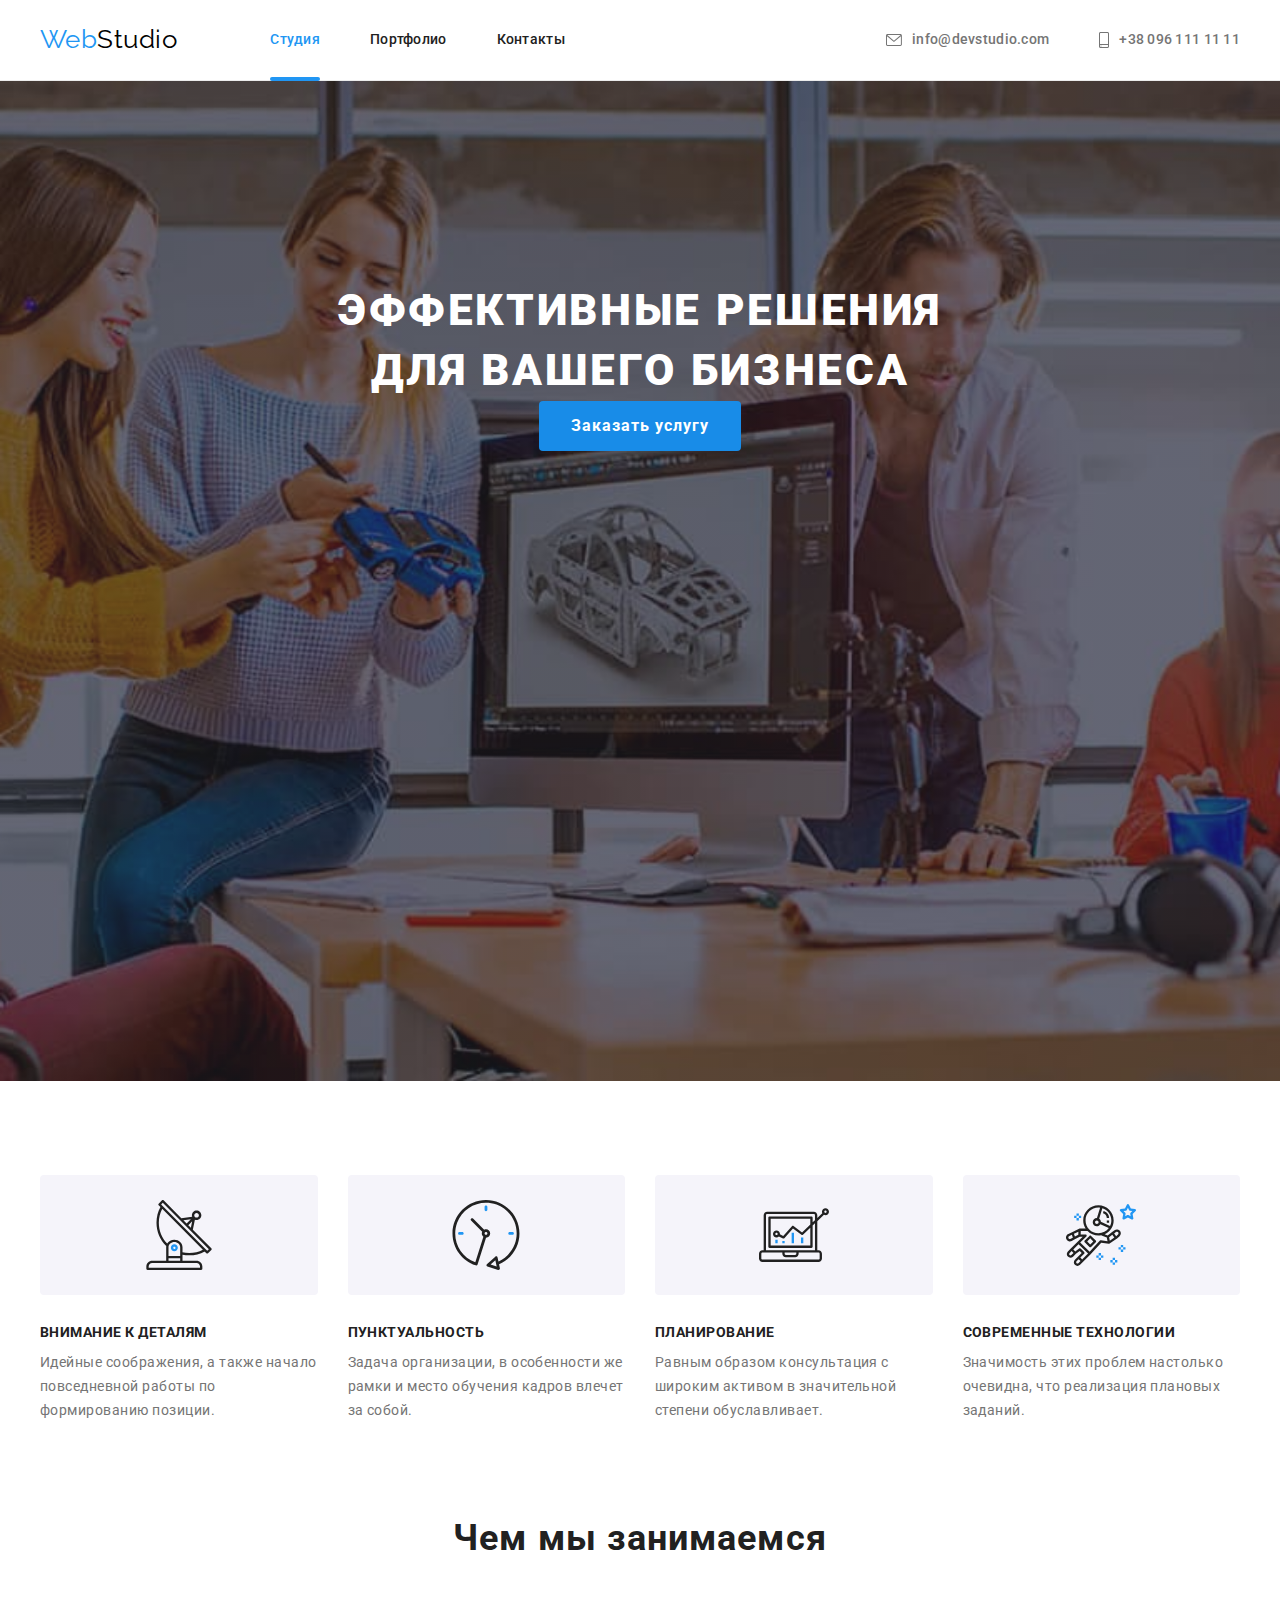
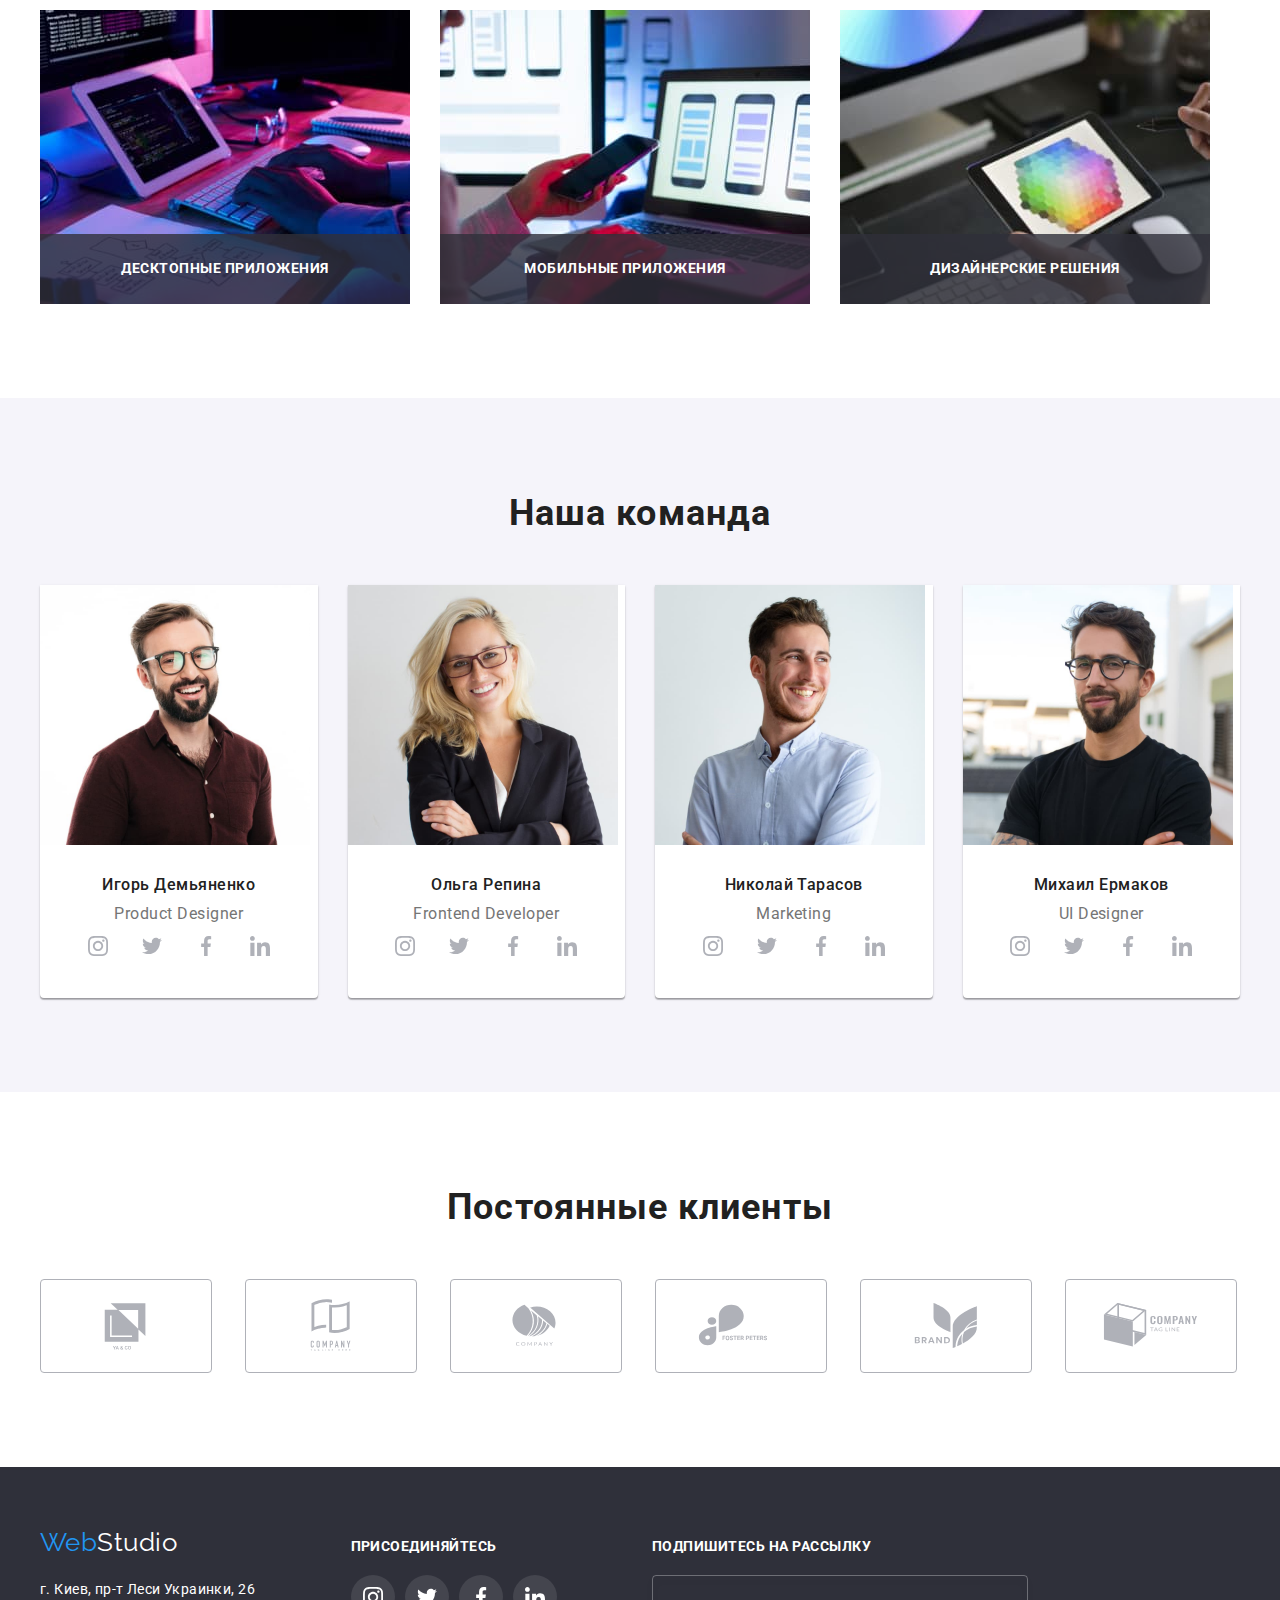
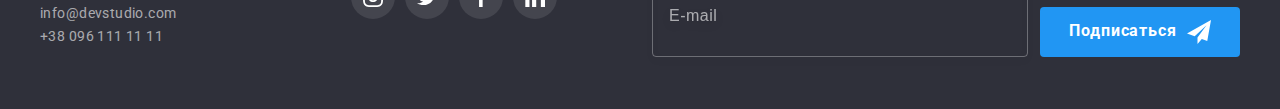
<file: index.html>
<!DOCTYPE html>
  <html lang="ru">
  <head>
    <meta charset="UTF-8">
    <meta http-equiv="X-UA-Compatible" content="IE=edge">
    <meta name="viewport" content="width=device-width, initial-scale=1.0">
    <title>Студия</title>
    <link rel="preconnect" href="https://fonts.googleapis.com">
    <link rel="preconnect" href="https://fonts.gstatic.com" crossorigin>
    <link href="https://fonts.googleapis.com/css2?family=Raleway:wght@700&family=Roboto:wght@400;500;700;900&display=swap"
      rel="stylesheet">
    <link rel="stylesheet" href="https://cdnjs.cloudflare.com/ajax/libs/modern-normalize/1.1.0/modern-normalize.min.css"
      integrity="sha512-wpPYUAdjBVSE4KJnH1VR1HeZfpl1ub8YT/NKx4PuQ5NmX2tKuGu6U/JRp5y+Y8XG2tV+wKQpNHVUX03MfMFn9Q=="
      crossorigin="anonymous" referrerpolicy="no-referrer">
    <link rel="stylesheet" href="./css/main.min.css">
  </head>
  <body>
    <!-- Шапка сайта -->
    <header class="page-header">
      <div class="container header-container">
        <!-- Главная навигация -->
        <nav class="site-nav">
            <a class="logo" href="index.html" lang="en">Web<span class="logo--black">Studio</span></a>
          <ul class="main-nav">
            <li class="main-nav__item"><a href="index.html" class="main-nav__link main-nav__link--current">Студия</a></li>
            <li class="main-nav__item"><a href="portfolio.html" class="main-nav__link">Портфолио</a></li>
            <li class="main-nav__item"><a href="" class="main-nav__link">Контакты</a></li>
          </ul>
        </nav>
        <!-- Контакты -->
        <ul class="contacts-nav">
          <li class="contacts-nav__item">
            <a class="contacts-nav__link" href="mailto:info@devstudio.com">
              <svg class="contacts-nav__icon" width="16" height="12">
                <use href="./images/sprite.svg#envelope"></use>
              </svg>
              info@devstudio.com
            </a>
          </li>
          <li class="contacts-nav__item">
            <a class="contacts-nav__link" href="tel:+380961111111">
              <svg class="contacts-nav__icon" width="10" height="16">
                <use href="./images/sprite.svg#smartphone"></use>
              </svg>
              +38 096 111 11 11
            </a>
          </li>
        </ul>
      </div>
    </header>
    <!-- Уникальный контент страницы -->
    <main>
      <!-- Блок герой -->
      <section class="hero">
        <h1 class="hero-title">Эффективные решения для вашего бизнеса</h1>
        <button class="btn btn--hero" type="button" data-modal-open>Заказать услугу</button>
      </section>
      <!-- Наши преимущества -->
      <section class="section">
        <div class="container">
          <!-- Скрыть этот заголовок с помощью css -->
          <h2 class="section__title visually-hidden">Наши преимущества</h2>
          <ul class="feature-list">
            <li class="feature-list__item">
              <div class="feature-list__icon-background">
                <svg class="feature-list__icon">
                  <use href="./images/sprite.svg#antenna"></use>
                </svg>
              </div>
              <h3 class="feature-list__title">Внимание к деталям</h3>
              <p class="feature-list__text">Идейные соображения, а также начало повседневной работы по формированию позиции.</p>
            </li>
            <li class="feature-list__item">
              <div class="feature-list__icon-background">
                <svg class="feature-list__icon">
                  <use href="./images/sprite.svg#clock"></use>
                </svg>
              </div>
              <h3 class="feature-list__title">Пунктуальность</h3>
              <p class="feature-list__text">Задача организации, в особенности же рамки и место обучения кадров влечет за собой.</p>
            </li>
            <li class="feature-list__item">
              <div class="feature-list__icon-background">
                <svg class="feature-list__icon">
                  <use href="./images/sprite.svg#diagram"></use>
                </svg>
              </div>
              <h3 class="feature-list__title">Планирование</h3>
              <p class="feature-list__text">Равным образом консультация с широким активом в значительной степени обуславливает.</p>
            </li>
            <li class="feature-list__item">
              <div class="feature-list__icon-background">
                <svg class="feature-list__icon">
                  <use href="./images/sprite.svg#astronaut"></use>
                </svg>
              </div>
              <h3 class="feature-list__title">Современные технологии</h3>
              <p class="feature-list__text">Значимость этих проблем настолько очевидна, что реализация плановых заданий.</p>
            </li>
          </ul>
        </div>
          </section>
          <!-- Чем мы занимаемся -->
          <section class="section section--no-padding-top">
            <div class="container">
              <h2 class="section__title">Чем мы занимаемся</h2>
              <ul class="service-list">
                <li class="service-list__item">
                  <img src="./images/website.jpg" alt="Десктопные приложения" width="370" />
                  <h3 class="service-list__title">Десктопные приложения</h3>
                </li>
                <li class="service-list__item">
                  <img src="./images/mobile.jpg" alt="Мобильные приложения" width="370" />
                  <h3 class="service-list__title">Мобильные приложения</h3>
                </li>
                <li class="service-list__item">
                  <img src="./images/design.jpg" alt="Дизайнерские решения" width="370" />
                  <h3 class="service-list__title">Дизайнерские решения</h3>
                </li>
              </ul>
            </div>
          </section>
          <!-- Наша команда -->
          <section class="section team">
            <div class="container">
              <h2 class="section__title">Наша команда</h2>
              <ul class="team-list">
                <li class="team-list__item">
                  <img class="team-list__photo" src="./images/product-designer.jpg" alt="Product Designer" width="270">
                  <div class="team-list__wrap">
                    <h3 class="team__member">Игорь Демьяненко</h3>
                    <p class="team__position" lang="en">Product Designer</p>
                    <ul class="social-list">
                      <li class="social-list__item">
                        <a class="social-list__link" href="">
                          <svg class="social-list__icon">
                            <use href="./images/sprite.svg#instagram"></use>
                          </svg>
                        </a>
                      </li>
                      <li class="social-list__item">
                        <a class="social-list__link" href="">
                          <svg class="social-list__icon">
                            <use href="./images/sprite.svg#twitter"></use>
                          </svg>
                        </a>
                      </li>
                      <li class="social-list__item">
                        <a class="social-list__link" href="">
                          <svg class="social-list__icon">
                            <use href="./images/sprite.svg#facebook"></use>
                          </svg>
                        </a>
                      </li>
                      <li class="social-list__item">
                        <a class="social-list__link" href="">
                          <svg class="social-list__icon">
                            <use href="./images/sprite.svg#linkedin"></use>
                          </svg>
                        </a>
                      </li>
                    </ul>
                  </div>
                </li>
                <li class="team-list__item">
                  <img class="team-list__photo" src="./images/frontent-developer.jpg" alt="Frontend Developer" width="270">
                  <div class="team-list__wrap">
                    <h3 class="team__member">Ольга Репина</h3>
                    <p class="team__position" lang="en">Frontend Developer</p>
                    <ul class="social-list">
                      <li class="social-list__item">
                        <a class="social-list__link" href="">
                          <svg class="social-list__icon">
                            <use href="./images/sprite.svg#instagram"></use>
                          </svg>
                        </a>
                      </li>
                      <li class="social-list__item">
                        <a class="social-list__link" href="">
                          <svg class="social-list__icon">
                            <use href="./images/sprite.svg#twitter"></use>
                          </svg>
                        </a>
                      </li>
                      <li class="social-list__item">
                        <a class="social-list__link" href="">
                          <svg class="social-list__icon">
                            <use href="./images/sprite.svg#facebook"></use>
                          </svg>
                        </a>
                      </li>
                      <li class="social-list__item">
                        <a class="social-list__link" href="">
                          <svg class="social-list__icon">
                            <use href="./images/sprite.svg#linkedin"></use>
                          </svg>
                        </a>
                      </li>
                    </ul>
                  </div>
                </li>
                <li class="team-list__item">
                  <img class="team-list__photo" src="./images/marketing.jpg" alt="Marketing" width="270">
                  <div class="team-list__wrap">
                    <h3 class="team__member">Николай Тарасов</h3>
                    <p class="team__position" lang="en">Marketing</p>
                    <ul class="social-list">
                      <li class="social-list__item">
                        <a class="social-list__link" href="">
                          <svg class="social-list__icon">
                            <use href="./images/sprite.svg#instagram"></use>
                          </svg>
                        </a>
                      </li>
                      <li class="social-list__item">
                        <a class="social-list__link" href="">
                          <svg class="social-list__icon">
                            <use href="./images/sprite.svg#twitter"></use>
                          </svg>
                        </a>
                      </li>
                      <li class="social-list__item">
                        <a class="social-list__link" href="">
                          <svg class="social-list__icon">
                            <use href="./images/sprite.svg#facebook"></use>
                          </svg>
                        </a>
                      </li>
                      <li class="social-list__item">
                        <a class="social-list__link" href="">
                          <svg class="social-list__icon">
                            <use href="./images/sprite.svg#linkedin"></use>
                          </svg>
                        </a>
                      </li>
                    </ul>
                  </div>
                </li>
                <li class="team-list__item">
                  <img class="team-list__photo" src="./images/ui-designer.jpg" alt="UI Designer" width="270">
                  <div class="team-list__wrap">
                    <h3 class="team__member">Михаил Ермаков</h3>
                    <p class="team__position" lang="en">UI Designer</p>
                    <ul class="social-list">
                      <li class="social-list__item">
                        <a class="social-list__link" href="">
                          <svg class="social-list__icon">
                            <use href="./images/sprite.svg#instagram"></use>
                          </svg>
                        </a>
                      </li>
                      <li class="social-list__item">
                        <a class="social-list__link" href="">
                          <svg class="social-list__icon">
                            <use href="./images/sprite.svg#twitter"></use>
                          </svg>
                        </a>
                      </li>
                      <li class="social-list__item">
                        <a class="social-list__link" href="">
                          <svg class="social-list__icon">
                            <use href="./images/sprite.svg#facebook"></use>
                          </svg>
                        </a>
                      </li>
                      <li class="social-list__item">
                        <a class="social-list__link" href="">
                          <svg class="social-list__icon">
                            <use href="./images/sprite.svg#linkedin"></use>
                          </svg>
                        </a>
                      </li>
                    </ul>
                  </div>
                </li>
              </ul>
            </div>
          </section>
          <!-- Постоянные клиенты -->
          <section class="section">
            <div class="container">
              <h2 class="section__title">Постоянные клиенты</h2>
              <ul class="clients-list">
                <li class="clients-list__item">
                  <a class="clients-list__link" href="">
                    <svg class="clients-list__icon">
                      <use href="./images/sprite.svg#logo"></use>
                    </svg>
                  </a>
                </li>
                <li class="clients-list__item">
                  <a class="clients-list__link" href="">
                    <svg class="clients-list__icon">
                      <use href="./images/sprite.svg#logo1"></use>
                    </svg>
                  </a>
                </li>
                <li class="clients-list__item">
                  <a class="clients-list__link" href="">
                    <svg class="clients-list__icon">
                      <use href="./images/sprite.svg#logo2"></use>
                    </svg>
                  </a>
                </li>
                <li class="clients-list__item">
                  <a class="clients-list__link" href="">
                    <svg class="clients-list__icon">
                      <use href="./images/sprite.svg#logo3"></use>
                    </svg>
                  </a>
                </li>
                <li class="clients-list__item">
                  <a class="clients-list__link" href="">
                    <svg class="clients-list__icon">
                      <use href="./images/sprite.svg#logo4"></use>
                    </svg>
                  </a>
                </li>
                <li class="clients-list__item">
                  <a class="clients-list__link" href="">
                    <svg class="clients-list__icon">
                      <use href="./images/sprite.svg#logo5"></use>
                    </svg>
                  </a>
                </li>
              </ul>
            </div>
          </section>
    </main>
    <!-- Футер -->
    <footer class="footer">
      <div class="container footer-container">
        <div class="footer-left">
          <a class="logo" href="index.html" lang="en">Web<span class="logo--white">Studio</span></a>
          <address>
            <ul class="contacts-footer">
              <li><a class="contacts-footer__link" 
                href="https://www.google.com.ua/maps/place/%D0%B1%D1%83%D0%BB.+%D0%9B%D0%B5%D1%81%D0%B8+%D0%A3%D0%BA%D1%80%D0%B0%D0%B8%D0%BD%D0%BA%D0%B8,+26,+%D0%9A%D0%B8%D0%B5%D0%B2,+02000/@50.4265841,30.5361971,17z/data=!3m1!4b1!4m5!3m4!1s0x40d4cf0e033ecbe9:0x57a4dffefec77da0!8m2!3d50.4265807!4d30.5383858?hl=ru"><span
                class="contacts-footer__address">г. Киев, пр-т Леси Украинки, 26</span></a>
              </li>
              <li><a class="contacts-footer__link" href="mailto:info@devstudio.com">info@devstudio.com</a>
              </li>
              <li><a class="contacts-footer__link" href="tel:+380961111111">+38 096 111 11 11</a>
              </li>
            </ul>
          </address>
        </div>
        <div class="footer-right">
          <p class="footer-right__title">присоединяйтесь</p>
          <ul class="social-list">
            <li class="social-list__item"><a class="social-list__link social-list__link--footer" href="">
              <svg class="social-list__icon social-list__icon--footer">
                <use href="./images/sprite.svg#instagram"></use>
              </svg>
            </a>
          </li>
            <li class="social-list__item"><a class="social-list__link social-list__link--footer" href="">
                <svg class="social-list__icon social-list__icon--footer">
                  <use href="./images/sprite.svg#twitter"></use>
                </svg>
              </a>
            </li>
            <li class="social-list__item"><a class="social-list__link social-list__link--footer" href="">
                <svg class="social-list__icon social-list__icon--footer">
                  <use href="./images/sprite.svg#facebook"></use>
                </svg>
              </a>
            </li>
            <li class="social-list__item"><a class="social-list__link social-list__link--footer" href="">
                <svg class="social-list__icon social-list__icon--footer">
                  <use href="./images/sprite.svg#linkedin"></use>
                </svg>
              </a>
            </li>
          </ul>
        </div>
        <form class="form-footer">
          <div class="form-field">
            <div>
              <label class="form-field__title" for="footer-mail">Подпишитесь на рассылку</label>
              <input class="form-field__input" type="email" name="mail" id="footer-mail" placeholder="E-mail">
            </div>
            <button class="btn btn--form" type="submit">Подписаться
              <svg class="btn__icon">
                <use href="./images/sprite.svg#icon-send"></use>
              </svg>
            </button>
          </div>
        </form>
      </div>
    </footer>
    <div class="backdrop backdrop--hidden" data-modal>
      <div class="modal">
        <button class="modal__btn" type="button" data-modal-close>
          <svg class="modal__icon">
            <use href="./images/sprite.svg#close-icon"></use>
          </svg>
        </button>
        <p class="modal__title">
          Оставьте свои данные, мы вам перезвоним
        </p>
        <form class="form-modal">
            <label class="form-modal__title" for="name">Имя</label>
              <span class="wrap-input">
                <input class="form-modal__input" type="text" name="name" id="name">
                  <svg class="form-modal__icon" >
                    <use href="./images/sprite.svg#person-black"></use>
                  </svg>
             </span>

            <label class="form-modal__title" for="tel">Телефон</label>
              <span class="wrap-input">
                <input class="form-modal__input" type="tel" name="tel" id="tel">
                  <svg class="form-modal__icon">
                   <use href="./images/sprite.svg#phone-black"></use>
                 </svg>
              </span>

            <label class="form-modal__title" for="modal-mail">Почта</label>
             <span class="wrap-input">
               <input class="form-modal__input" type="email" name="mail" id="modal-mail">
                 <svg class="form-modal__icon">
                    <use href="./images/sprite.svg#email-black"></use>
                 </svg>
             </span>

          <div>
            <label class="form-modal__title" for="comment">Комментарий</label>
            <textarea class="form-modal__input form-modal__input--comment" name="comment" id="comment" placeholder="Введите текст"></textarea>
          </div>

          <label class="checkbox">
            <input class="checkbox__input visually-hidden" type="checkbox" name="agreement" value="agreement">
              <svg class="checkbox__icon">
                <use href="./images/sprite.svg#border"></use>
              </svg>
              Соглашаюсь с рассылкой и принимаю
              <a class="checkbox__link" href="">Условия договора
              </a>
          </label>

          <button class="btn btn--form btn--form-center" type="submit">Отправить</button>
        </form>
      </div>
    </div>
    <script src="./js/modal.js"></script>
  </body>
  </html>
</file>
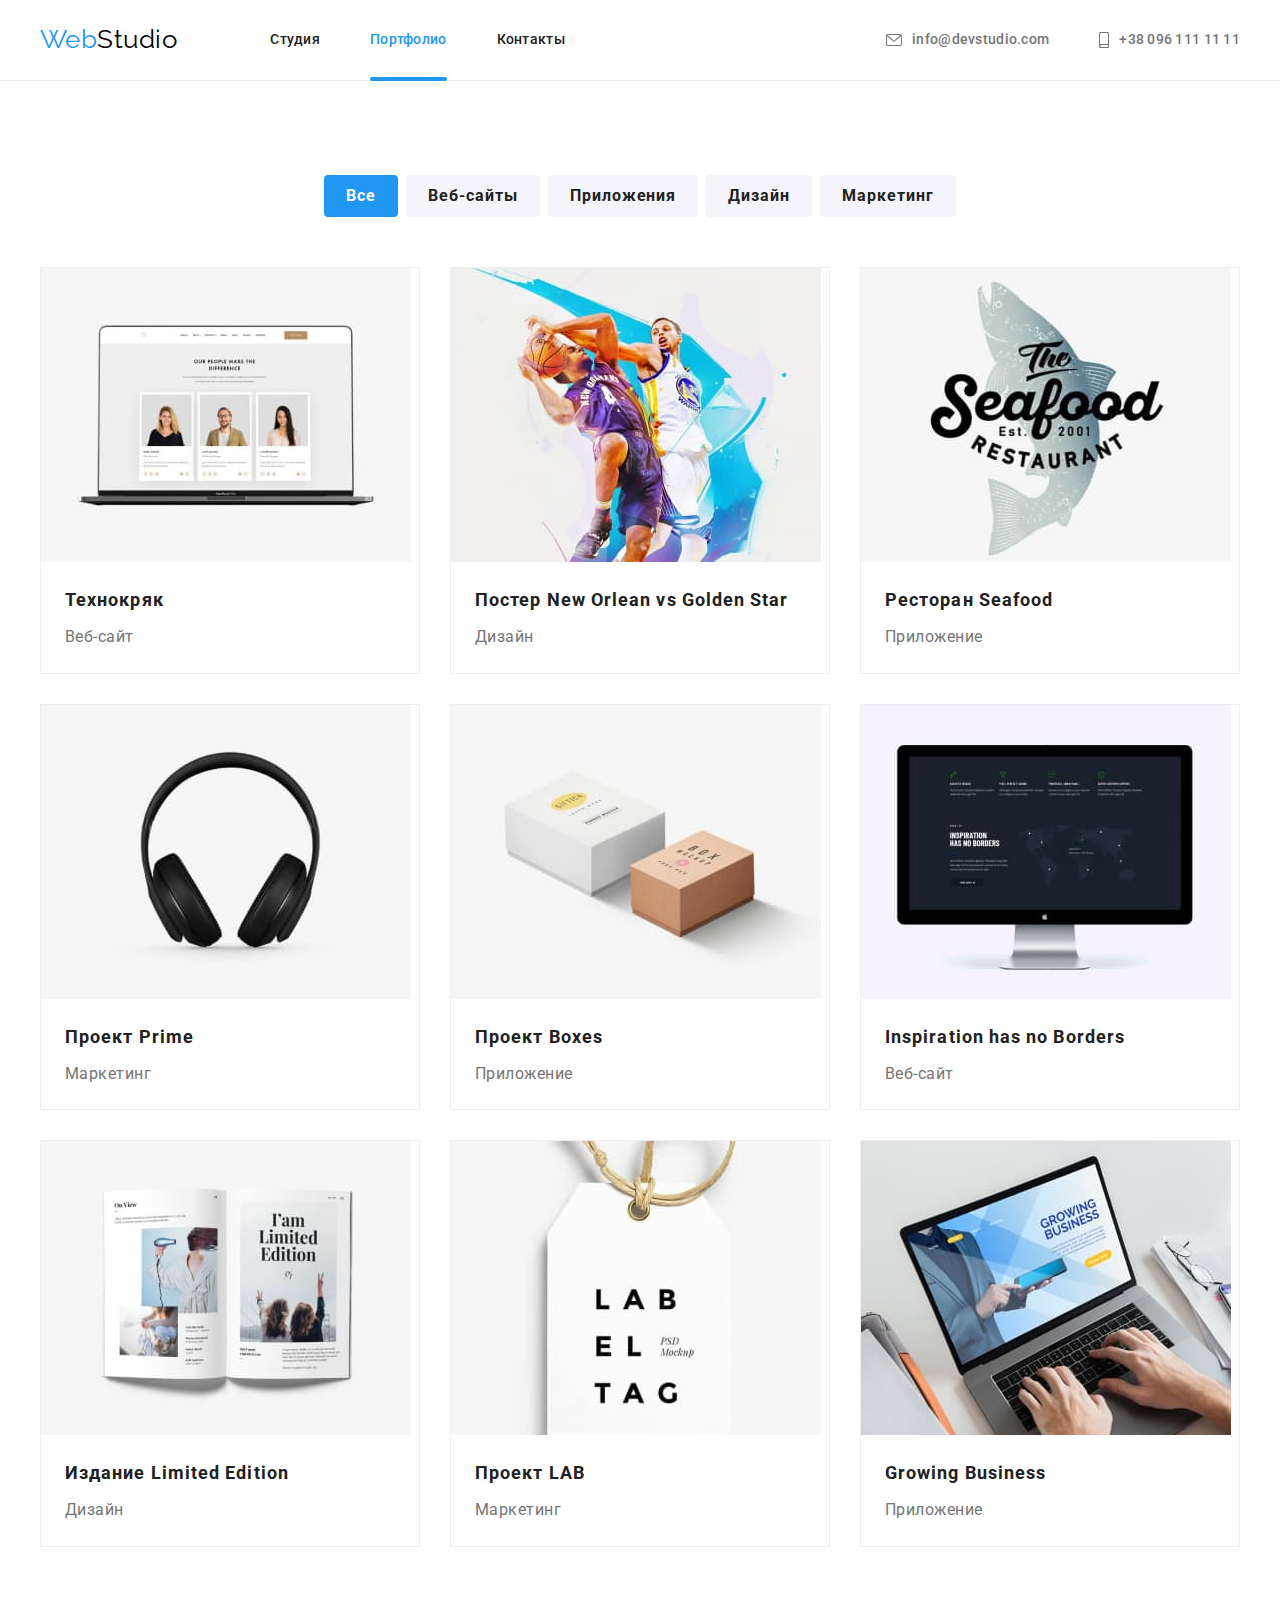
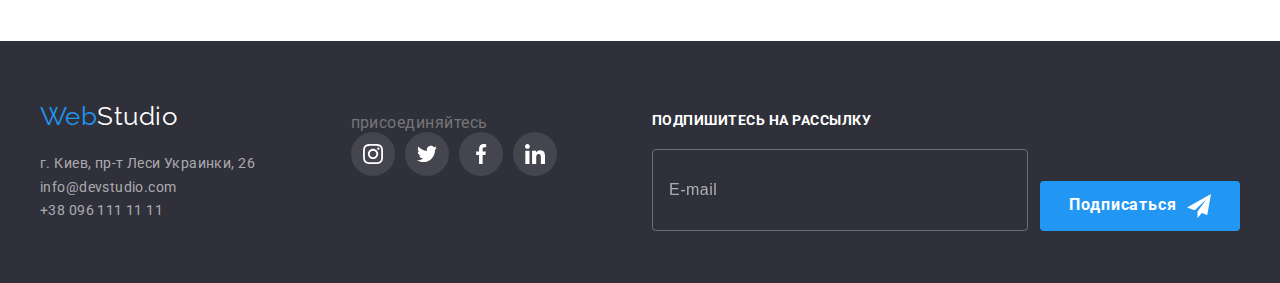
<file: portfolio.html>
<!DOCTYPE html>
<html lang="ru">
<head>
  <meta charset="UTF-8">
  <meta http-equiv="X-UA-Compatible" content="IE=edge">
  <meta name="viewport" content="width=device-width, initial-scale=1.0">
  <title>Портфолио</title>
  <link rel="preconnect" href="https://fonts.googleapis.com">
  <link rel="preconnect" href="https://fonts.gstatic.com" crossorigin>
  <link href="https://fonts.googleapis.com/css2?family=Raleway:wght@700&family=Roboto:wght@400;500;700;900&display=swap"
    rel="stylesheet">
  <link rel="stylesheet" href="https://cdnjs.cloudflare.com/ajax/libs/modern-normalize/1.1.0/modern-normalize.min.css"
    integrity="sha512-wpPYUAdjBVSE4KJnH1VR1HeZfpl1ub8YT/NKx4PuQ5NmX2tKuGu6U/JRp5y+Y8XG2tV+wKQpNHVUX03MfMFn9Q=="
    crossorigin="anonymous" referrerpolicy="no-referrer">
  <link rel="stylesheet" href="./css/main.min.css">
</head>
<body>
  <!-- Шапка сайта -->
    <header class="page-header">
      <div class="container header-container">
        <!-- Главная навигация -->
        <nav class="site-nav">
          <a class="logo" href="index.html" lang="en">Web<span class="logo--black">Studio</span></a>
          <ul class="main-nav">
            <li class="main-nav__item"><a href="index.html" class="main-nav__link">Студия</a></li>
            <li class="main-nav__item"><a href="portfolio.html" class="main-nav__link main-nav__link--current">Портфолио</a></li>
            <li class="main-nav__item"><a href="" class="main-nav__link">Контакты</a></li>
          </ul>
        </nav>
        <!-- Контакты -->
        <ul class="contacts-nav">
          <li class="contacts-nav__item">
            <a class="contacts-nav__link" href="mailto:info@devstudio.com">
              <svg class="contacts-nav__icon" width="16" height="12">
                <use href="./images/sprite.svg#envelope"></use>
              </svg>
              info@devstudio.com
            </a>
          </li>
          <li class="contacts-nav__item">
            <a class="contacts-nav__link" href="tel:+380961111111">
              <svg class="contacts-nav__icon" width="10" height="16">
                <use href="./images/sprite.svg#smartphone"></use>
              </svg>
              +38 096 111 11 11
            </a>
          </li>
        </ul>
      </div>
    </header>
  <!-- Уникальный контент страницы -->
  <main>
    <!-- Портфолио -->
    <section class="section">
      <div class="container">
        <!-- Скрыть этот заголовок с помощью css -->
        <h1 class="section__title visually-hidden">Портфолио</h1>
        <!-- Фильтр кнопки -->
        <div class="filter-list">
          <button class="btn btn--filter btn--current" type="button">Все</button>
          <button class="btn btn--filter" type="button">Веб-сайты</button>
          <button class="btn btn--filter" type="button">Приложения</button>
          <button class="btn btn--filter" type="button">Дизайн</button>
          <button class="btn btn--filter" type="button">Маркетинг</button>
        </div>
        <!-- Проекты -->
        <ul class="card-set">
          <li class="card-set__item">
            <article class="product">
              <a class="product__link" href="">
                <div class="thumb">
                  <p class="thumb__text">Технокряк это современная площадка распространения коронавируса. Компании используют эту
                    платформу для цифрового
                    шпионажа и атак на защищённые сервера конкурентов.
                  </p>
                  <img class="thumb__image" src="./images/img1.jpg" alt="Веб-сайт Технокряк" width="370" height="294">
                </div>
                <div class="product__meta">
                  <h2 class="product__name">Технокряк</h2>
                  <p class="product__filter">Веб-сайт</p>
                </div>
              </a>
            </article>
          </li>
          <li class="card-set__item">
            <article class="product">
              <a class="product__link" href="">
                <div class="thumb">
                  <p class="thumb__text">Технокряк это современная площадка распространения коронавируса. Компании используют эту платформу для цифрового
                  шпионажа и атак на защищённые сервера конкурентов.
                  </p>
                  <img class="thumb__image" src="./images/img2.jpg" alt="Дизайн постера" width="370" height="294">
                </div>
                <div class="product__meta">
              <h2 class="product__name">Постер <span lang="en">New Orlean vs Golden Star</span></h2>
              <p class="product__filter">Дизайн</p>
                </div>
              </a>
            </article>
          </li>
          <li class="card-set__item">
            <article class="product">
              <a class="product__link" href="">
                <div class="thumb">
                  <p class="thumb__text">Технокряк это современная площадка распространения коронавируса. Компании используют эту платформу для цифрового
                  шпионажа и атак на защищённые сервера конкурентов.
                  </p>
                  <img class="thumb__image" src="./images/img3.jpg" alt="Приложение для ресторана" width="370" height="294">
                </div>
                <div class="product__meta">
                  <h2 class="product__name">Ресторан <span lang="en">Seafood</span></h2>
                  <p class="product__filter">Приложение</p>
                </div>
              </a>
            </article>
          </li>
          <li class="card-set__item">
            <article class="product">
              <a class="product__link" href="">
                <div class="thumb">
                  <p class="thumb__text">Технокряк это современная площадка распространения коронавируса. Компании используют эту платформу для цифрового
                  шпионажа и атак на защищённые сервера конкурентов.
                  </p>
                  <img class="thumb__image" src="./images/img4.jpg" alt="Продвижение проекта" width="370" height="294">
                </div>
                <div class="product__meta">
                  <h2 class="product__name">Проект <span lang="en">Prime</span></h2>
                  <p class="product__filter">Маркетинг</p>
                </div>
              </a>
            </article>
          </li>
          <li class="card-set__item">
            <article class="product">
              <a class="product__link" href="">
                <div class="thumb">
                  <p class="thumb__text">Технокряк это современная площадка распространения коронавируса. Компании используют эту платформу для цифрового
                  шпионажа и атак на защищённые сервера конкурентов.
                  </p>
                  <img class="thumb__image" src="./images/img5.jpg" alt="Разработка приложения" width="370" height="294">
                </div>
                <div class="product__meta">
                  <h2 class="product__name">Проект <span lang="en">Boxes</span></h2>
                  <p class="product__filter">Приложение</p>
                </div>
              </a>
            </article>
          </li>
          <li class="card-set__item">
            <article class="product">
              <a class="product__link" href="">
                <div class="thumb">
                  <p class="thumb__text">Технокряк это современная площадка распространения коронавируса. Компании используют эту платформу для цифрового
                  шпионажа и атак на защищённые сервера конкурентов.
                  </p>
                  <img class="thumb__image" src="./images/img6.jpg" alt="Разработка веб-сайта" width="370" height="294">
                </div>
                <div class="product__meta">
                  <h2 class="product__name" lang="en">Inspiration has no Borders</h2>
                  <p class="product__filter">Веб-сайт</p>
                </div>
              </a>
            </article>
          </li>
          <li class="card-set__item">
            <article class="product">
              <a class="product__link" href="">
                <div class="thumb">
                  <p class="thumb__text">Технокряк это современная площадка распространения коронавируса. Компании используют эту платформу для цифрового
                  шпионажа и атак на защищённые сервера конкурентов.
                  </p>
                  <img class="thumb__image" src="./images/img7.jpg" alt="Дизайн журнала" width="370" height="294">
                </div>
                <div class="product__meta">
                  <h2 class="product__name">Издание <span lang="en">Limited Edition</span></h2>
                  <p class="product__filter">Дизайн</p>
                </div>
              </a>
            </article>
          </li>
          <li class="card-set__item">
            <article class="product">
              <a class="product__link" href="">
                <div class="thumb">
                  <p class="thumb__text">Технокряк это современная площадка распространения коронавируса. Компании используют эту платформу для цифрового
                  шпионажа и атак на защищённые сервера конкурентов.
                  </p>
                  <img class="thumb__image" src="./images/img8.jpg" alt="Продвижение проекта" width="370" height="294">
                </div>
                <div class="product__meta">
                  <h2 class="product__name">Проект <span lang="en">LAB</span></h2>
                  <p class="product__filter">Маркетинг</p>
                </div>
              </a>
            </article>
          </li>
          <li class="card-set__item">
            <article class="product">
              <a class="product__link" href="">
                <div class="thumb">
                  <p class="thumb__text">Технокряк это современная площадка распространения коронавируса. Компании используют эту платформу для цифрового
                  шпионажа и атак на защищённые сервера конкурентов.
                  </p>
                  <img class="thumb__image" src="./images/img9.jpg" alt="Разработка приложения" width="370" height="294">
                </div>
                <div class="product__meta">
                  <h2 class="product__name" lang="en">Growing Business</h2>
                  <p class="product__filter">Приложение</p>
                </div>
              </a>
            </article>
          </li>
        </ul>
      </div>
    </section>
  </main>
  <!-- Футер -->
  <footer class="footer">
    <div class="container footer-container">
      <div class="footer-left">
        <a class="logo" href="index.html" lang="en">Web<span class="logo--white">Studio</span></a>
        <address>
          <ul class="contacts-footer">
            <li><a class="contacts-footer__link"
                href="https://www.google.com.ua/maps/place/%D0%B1%D1%83%D0%BB.+%D0%9B%D0%B5%D1%81%D0%B8+%D0%A3%D0%BA%D1%80%D0%B0%D0%B8%D0%BD%D0%BA%D0%B8,+26,+%D0%9A%D0%B8%D0%B5%D0%B2,+02000/@50.4265841,30.5361971,17z/data=!3m1!4b1!4m5!3m4!1s0x40d4cf0e033ecbe9:0x57a4dffefec77da0!8m2!3d50.4265807!4d30.5383858?hl=ru"><span
                  class="address">г. Киев, пр-т Леси Украинки, 26</span></a>
            </li>
            <li><a class="contacts-footer__link" href="mailto:info@devstudio.com">info@devstudio.com</a>
            </li>
            <li><a class="contacts-footer__link" href="tel:+380961111111">+38 096 111 11 11</a>
            </li>
          </ul>
        </address>
      </div>
      <div class="footer-right">
        <p class="footer-right__footer-title">присоединяйтесь</p>
        <ul class="social-list">
          <li class="social-list__item"><a class="social-list__link social-list__link--footer" href="">
              <svg class="social-list__icon social-list__icon--footer">
                <use href="./images/sprite.svg#instagram"></use>
              </svg>
            </a>
          </li>
          <li class="social-list__item"><a class="social-list__link social-list__link--footer" href="">
              <svg class="social-list__icon social-list__icon--footer">
                <use href="./images/sprite.svg#twitter"></use>
              </svg>
            </a>
          </li>
          <li class="social-list__item"><a class="social-list__link social-list__link--footer" href="">
              <svg class="social-list__icon social-list__icon--footer">
                <use href="./images/sprite.svg#facebook"></use>
              </svg>
            </a>
          </li>
          <li class="social-list__item"><a class="social-list__link social-list__link--footer" href="">
              <svg class="social-list__icon social-list__icon--footer">
                <use href="./images/sprite.svg#linkedin"></use>
              </svg>
            </a>
          </li>
        </ul>
      </div>
      <form class="form-footer">
        <div class="form-field">
          <div>
            <label class="form-field__title" for="footer-mail">Подпишитесь на рассылку</label>
            <input class="form-field__input" type="email" name="mail" id="footer-mail" placeholder="E-mail">
          </div>
          <button class="btn btn--form" type="submit">Подписаться
            <svg class="btn__icon">
              <use href="./images/sprite.svg#icon-send"></use>
            </svg>
          </button>
        </div>
      </form>
    </div>
  </footer>
</body>
</html>
</file>
<file: css/main.min.css>
*{margin:0;padding:0}a{text-decoration:none}ul{list-style:none}button{display:inline-block;border:none}img{display:block;max-width:100%;height:auto}:root{--primary-text-color: #757575;--title-text-color: #212121;--accent-color: #2196f3;--card-set-gap: 30px;--card-shadow: 0px 1px 3px rgba(0, 0, 0, 0.12), 0px 1px 1px rgba(0, 0, 0, 0.14),
    0px 2px 1px rgba(0, 0, 0, 0.2);--card-border: 1px solid #eeeeee;--icons-color: #afb1b8}body{background-color:#ffffff;color:var(--primary-text-color);font-family:Roboto, sans-serif;letter-spacing:0.03em}.visually-hidden{position:absolute;width:1px;height:1px;margin:-1px;padding:0;overflow:hidden;border:0;clip:rect(0 0 0 0)}.container{width:1200px;padding-left:15px;padding-right:15px;margin:0 auto}.logo{display:inline-flex;color:var(--accent-color);font-family:Raleway, sans-serif;font-size:26px;line-height:1.2}.logo--black{color:#000000}.logo--white{color:#ffffff}.btn{border-radius:4px;font-family:inherit;font-weight:700;font-size:16px;line-height:1.9;text-align:center;letter-spacing:0.06em;cursor:pointer}.btn:hover,.btn:focus{background-color:var(--accent-color)}.section{padding-top:94px;padding-bottom:94px}.section--no-padding-top{padding-top:0}.section__title{margin-bottom:50px;color:var(--title-text-color);font-size:36px;line-height:1.2;text-align:center;letter-spacing:0.03em}.social-list{display:flex;justify-content:center}.social-list__item{display:flex;width:44px;height:44px}.social-list__item+.social-list__item{margin-left:10px}.social-list__link{display:flex;align-items:center;justify-content:center;width:100%;height:100%;border-radius:50%;background-color:#ffffff;transition:background-color 250ms cubic-bezier(0.4, 0, 0.2, 1)}.social-list__link:hover,.social-list__link:focus{background-color:var(--accent-color)}.social-list__icon{width:20px;height:20px;fill:var(--icons-color);transition:fill 250ms cubic-bezier(0.4, 0, 0.2, 1)}.social-list__link:hover .social-list__icon,.social-list__link:focus .social-list__icon{fill:#ffffff}.page-header{top:0;left:0;width:100%;min-height:80px;border-bottom:1px solid #ececec}.header-container{display:flex;height:80px;align-items:center;justify-content:space-between}.site-nav{display:flex;align-items:center}.main-nav{display:flex;margin-left:93px}.main-nav__item:not(:last-child){margin-right:50px}.main-nav__link{display:block;padding-top:32px;padding-bottom:32px;color:var(--title-text-color);font-weight:500;font-size:14px;line-height:1.14;letter-spacing:0.02em;transition:color 250ms cubic-bezier(0.4, 0, 0.2, 1)}.main-nav__link:hover,.main-nav__link:focus{color:var(--accent-color)}.main-nav__link--current{position:relative;color:var(--accent-color)}.main-nav__link--current::after{position:absolute;bottom:-1px;right:0;display:block;content:'';width:100%;height:4px;background:#2196f3;border-radius:2px}.contacts-nav{display:flex;align-items:center}.contacts-nav__item:not(:last-child){margin-right:50px}.contacts-nav__link{display:flex;align-items:center;padding-top:32px;padding-bottom:32px;color:var(--primary-text-color);font-weight:500;font-size:14px;line-height:1.14;letter-spacing:0.02em;transition:color 250ms cubic-bezier(0.4, 0, 0.2, 1)}.contacts-nav__link:hover,.contacts-nav__link:focus{color:var(--accent-color)}.contacts-nav__icon{fill:currentColor;margin-right:10px}.hero{max-width:1600px;height:600px;background-color:#c4c4c4;background-image:linear-gradient(to right, rgba(47,48,58,0.4), rgba(47,48,58,0.4)),url(../images/hero.jpg);margin:0 auto;padding:200px 0;background-size:cover;background-repeat:no-repeat;background-position:center;text-align:center}.hero-title{margin-bottom:30px;max-width:696px;margin:0 auto;color:#ffffff;font-weight:900;font-size:44px;line-height:1.36;letter-spacing:0.06em;text-transform:uppercase}.btn--hero{padding:10px 32px;min-width:200px;background-color:#188ce8;color:#ffffff;transition:background-color 250ms cubic-bezier(0.4, 0, 0.2, 1)}.feature-list{display:flex;margin-top:calc(-1 * var(--card-set-gap));margin-left:calc(-1 * var(--card-set-gap))}.feature-list__item{margin-top:var(--card-set-gap);margin-left:var(--card-set-gap);flex-basis:calc(100% / 4 - var(--card-set-gap))}.feature-list__icon-background{display:flex;height:120px;width:100%;margin-bottom:30px;background-color:#f5f4fa;border-radius:4px;justify-content:center;align-items:center}.feature-list__icon{width:70px;height:70px}.feature-list__title{margin-bottom:10px;color:var(--title-text-color);font-size:14px;line-height:1.14;text-transform:uppercase}.feature-list__text{font-size:14px;line-height:1.71}.service-list{display:flex;margin-top:calc(-1 * var(--card-set-gap));margin-left:calc(-1 * var(--card-set-gap))}.service-list__item{position:relative;display:flex;margin-top:var(--card-set-gap);margin-left:var(--card-set-gap)}.service-list__title{position:absolute;width:100%;bottom:0;right:0;padding-top:27px;padding-bottom:27px;color:#ffffff;background-color:rgba(47,48,58,0.8);font-weight:700px;font-size:14px;line-height:1.14;text-align:center;text-transform:uppercase}.team-list{display:flex;margin-top:calc(-1 * var(--card-set-gap));margin-left:calc(-1 * var(--card-set-gap))}.team-list__item{margin-top:var(--card-set-gap);margin-left:var(--card-set-gap);flex-basis:calc(100% / 4 - var(--card-set-gap));border-radius:0px 0px 4px 4px;background-color:#ffffff;box-shadow:var(--card-shadow)}.team-list__wrap{padding:30px 0;text-align:center}.team{background-color:#f5f4fa}.team__member{margin-bottom:10px;color:var(--title-text-color);font-weight:500;font-size:16px;line-height:1.2}.team__position{font-size:16px;line-height:1.2}.clients-list{display:flex;margin-top:calc(-1 * var(--card-set-gap));margin-left:calc(-1 * var(--card-set-gap))}.clients-list__item{display:flex;margin-top:var(--card-set-gap);margin-left:var(--card-set-gap);flex-basis:calc(100% / 6 - var(--card-set-gap))}.clients-list__link{display:flex;align-items:center;justify-content:center;width:170px;height:92px;border:1px solid var(--icons-color);border-radius:4px;transition:border-color 250ms cubic-bezier(0.4, 0, 0.2, 1)}.clients-list__link:hover,.clients-list__link:focus{border-color:var(--accent-color)}.clients-list__icon{width:106px;height:60px;fill:var(--icons-color);transition:fill 250ms cubic-bezier(0.4, 0, 0.2, 1)}.clients-list__link:hover .clients-list__icon,.clients-list__link:focus .clients-list__icon{fill:var(--accent-color)}.footer{background-color:#2f303a}.footer-container{display:flex;justify-content:space-between}.footer-left{padding-top:60px}.contacts-footer{padding-top:20px;padding-bottom:60px}.contacts-footer__link,.contacts-footer__address{display:block;color:rgba(255,255,255,0.6);font-family:Roboto, sans-serif;font-style:normal;font-size:14px;line-height:1.7;letter-spacing:0.03em}.contacts-footer__address{color:#ffffff}.contacts-footer__link{transition:color 250ms cubic-bezier(0.4, 0, 0.2, 1)}.contacts-footer__link:hover,.contacts-footer__link:focus{color:var(--accent-color)}.footer-right{padding-top:72px}.footer-right__title{margin-bottom:20px;color:#ffffff;font-weight:700;font-size:14px;line-height:1.14;text-transform:uppercase}.social-list__link--footer{background-color:rgba(255,255,255,0.1)}.social-list__icon--footer{fill:#ffffff}.form-footer{padding-top:72px}.form-field{display:flex;align-items:flex-end}.form-field__title{display:block;margin-bottom:20px;color:#ffffff;font-weight:700;font-size:14px;line-height:1.14;text-transform:uppercase}.form-field__input{display:block;width:358px;height:50px;padding-top:15px;padding-bottom:15px;padding-left:16px;background-color:transparent;border:1px solid rgba(255,255,255,0.3);filter:drop-shadow(0px 4px 4px rgba(0,0,0,0.15));border-radius:4px;font-size:16px;line-height:1.25;letter-spacing:0.03em;color:rgba(255,255,255,0.6)}.form-field__input::placeholder{font-size:16px;line-height:1.25;letter-spacing:0.03em;color:rgba(255,255,255,0.6)}.btn--form{display:flex;align-items:center;justify-content:center;width:200px;height:50px;padding-top:10px;padding-bottom:10px;margin-left:12px;background-color:var(--accent-color);color:#ffffff;transition:box-shadow 250ms cubic-bezier(0.4, 0, 0.2, 1)}.btn--form:hover,.btn--form:focus{box-shadow:0px 4px 4px rgba(0,0,0,0.15)}.btn__icon{fill:#ffffff;width:24px;height:24px;margin-left:10px}.filter-list{display:flex;justify-content:center;margin-bottom:50px}.btn--filter{padding:6px 22px;min-width:73px;background-color:#f5f4fa;color:var(--title-text-color);transition:background-color 250ms cubic-bezier(0.4, 0, 0.2, 1),color 250ms cubic-bezier(0.4, 0, 0.2, 1),box-shadow 250ms cubic-bezier(0.4, 0, 0.2, 1)}.btn--filter:not(:last-child){margin-right:8px}.btn--filter:hover,.btn--filter:focus{color:#ffffff;background-color:var(--accent-color);box-shadow:0px 3px 1px rgba(0,0,0,0.1),0px 1px 2px rgba(0,0,0,0.08),0px 2px 2px rgba(0,0,0,0.12)}.btn--current{background-color:var(--accent-color);color:#ffffff}.card-set{display:flex;flex-wrap:wrap;margin-top:calc(-1 * var(--card-set-gap));margin-left:calc(-1 * var(--card-set-gap))}.card-set__item{margin-top:var(--card-set-gap);margin-left:var(--card-set-gap);flex-basis:calc(100% / 3 - var(--card-set-gap))}.product{position:relative;border:var(--card-border);background-color:#ffffff;transition:box-shadow 250ms cubic-bezier(0.4, 0, 0.2, 1)}.product:hover{box-shadow:0px 1px 1px rgba(0,0,0,0.12),0px 4px 4px rgba(0,0,0,0.06),1px 4px 6px rgba(0,0,0,0.16)}.thumb{position:relative;overflow:hidden}.thumb__text{position:absolute;top:0;left:0;height:100%;width:100%;padding-top:63px;padding-left:24px;padding-right:24px;color:#ffffff;background-color:rgba(33,150,243,0.9);font-size:18px;line-height:1.56;text-align:left;transform:translateY(100%);transition:transform 250ms cubic-bezier(0.4, 0, 0.2, 1)}.product__link:hover .thumb__text,.product__link:focus .thumb__text{transform:translateY(0)}.product__meta{display:block;padding:20px 24px}.product__name{margin-bottom:4px;color:var(--title-text-color);font-size:18px;line-height:2;letter-spacing:0.06em}.product__filter{color:var(--primary-text-color);font-size:16px;line-height:1.9}.backdrop{position:fixed;top:0;left:0;width:100%;height:100%;background-color:rgba(0,0,0,0.2);opacity:1;transition:opacity 250ms cubic-bezier(0.4, 0, 0.2, 1),visibility 250ms cubic-bezier(0.4, 0, 0.2, 1)}.backdrop--hidden{opacity:0;pointer-events:none;visibility:hidden}.modal{position:relative;top:50%;left:50%;width:528px;min-height:581px;padding:40px;background-color:#ffffff;box-shadow:0px 1px 3px rgba(0,0,0,0.12),0px 1px 1px rgba(0,0,0,0.14),0px 2px 1px rgba(0,0,0,0.2);border-radius:4px;transform:translate(-50%, -50%) scale(1);transition:transform 250ms cubic-bezier(0.4, 0, 0.2, 1)}.backdrop--hidden .modal{transform:translate(-50%, -50%) scale(0.5)}.modal__title{margin-bottom:12px;font-weight:700;font-size:19.5px;line-height:1.15;text-align:center;letter-spacing:0.03em;color:var(--title-text-color)}.modal__btn{position:absolute;top:8px;right:8px;width:30px;height:30px;border:1px solid rgba(0,0,0,0.1);border-radius:50%;background-color:transparent;cursor:pointer}.modal__icon{display:inline-block;width:11px;height:11px;fill:#000000;transition:fill 250ms cubic-bezier(0.4, 0, 0.2, 1)}.modal__btn:hover .modal__icon,.modal__btn:focus .modal__icon{fill:var(--accent-color)}.form-modal{width:100%;margin:0}.form-modal__title{display:block;margin-bottom:4px;font-size:12px;line-height:1.17;letter-spacing:0.01em;color:var(--primary-text-color)}.form-modal__input{display:block;width:100%;height:40px;padding-left:42px;margin-bottom:10px;background-color:transparent;border:1px solid rgba(33,33,33,0.2);box-sizing:border-box;border-radius:4px;transition:border-color 250ms cubic-bezier(0.4, 0, 0.2, 1)}.form-modal__input:focus{border-color:var(--accent-color)}.form-modal__input:focus+.form-modal__icon{fill:var(--accent-color);transform:translateY(50%)}.wrap-input{position:relative}.form-modal__icon{position:absolute;top:50%;left:12px;width:18px;height:18px;fill:#000000;transform:translateY(50%);transition:fill 250ms cubic-bezier(0.4, 0, 0.2, 1)}.form-modal__input--comment{padding:12px 16px;width:100%;height:120px;resize:none;margin-bottom:0;font-size:12px;line-height:1.17;letter-spacing:0.01em;color:var(--primary-text-color)}.form-modal__input--comment::placeholder{font-size:12px;line-height:1.17;letter-spacing:0.01em;color:rgba(117,117,117,0.5)}.checkbox{display:flex;justify-content:space-between;align-items:center;margin-top:20px;margin-right:auto;margin-bottom:30px;margin-left:auto;width:423px;height:24px;font-size:14px;line-height:1.71;color:var(--primary-text-color)}.checkbox__link{text-decoration:underline}.checkbox__icon{width:16px;height:15px}.checkbox__input:checked+.checkbox__icon{background-color:var(--accent-color);fill:var(--accent-color);background-image:url("../images/check.svg");background-size:contain;background-position:center}.btn--form-center{margin:0 auto}
/*# sourceMappingURL=main.min.css.map */
</file>
